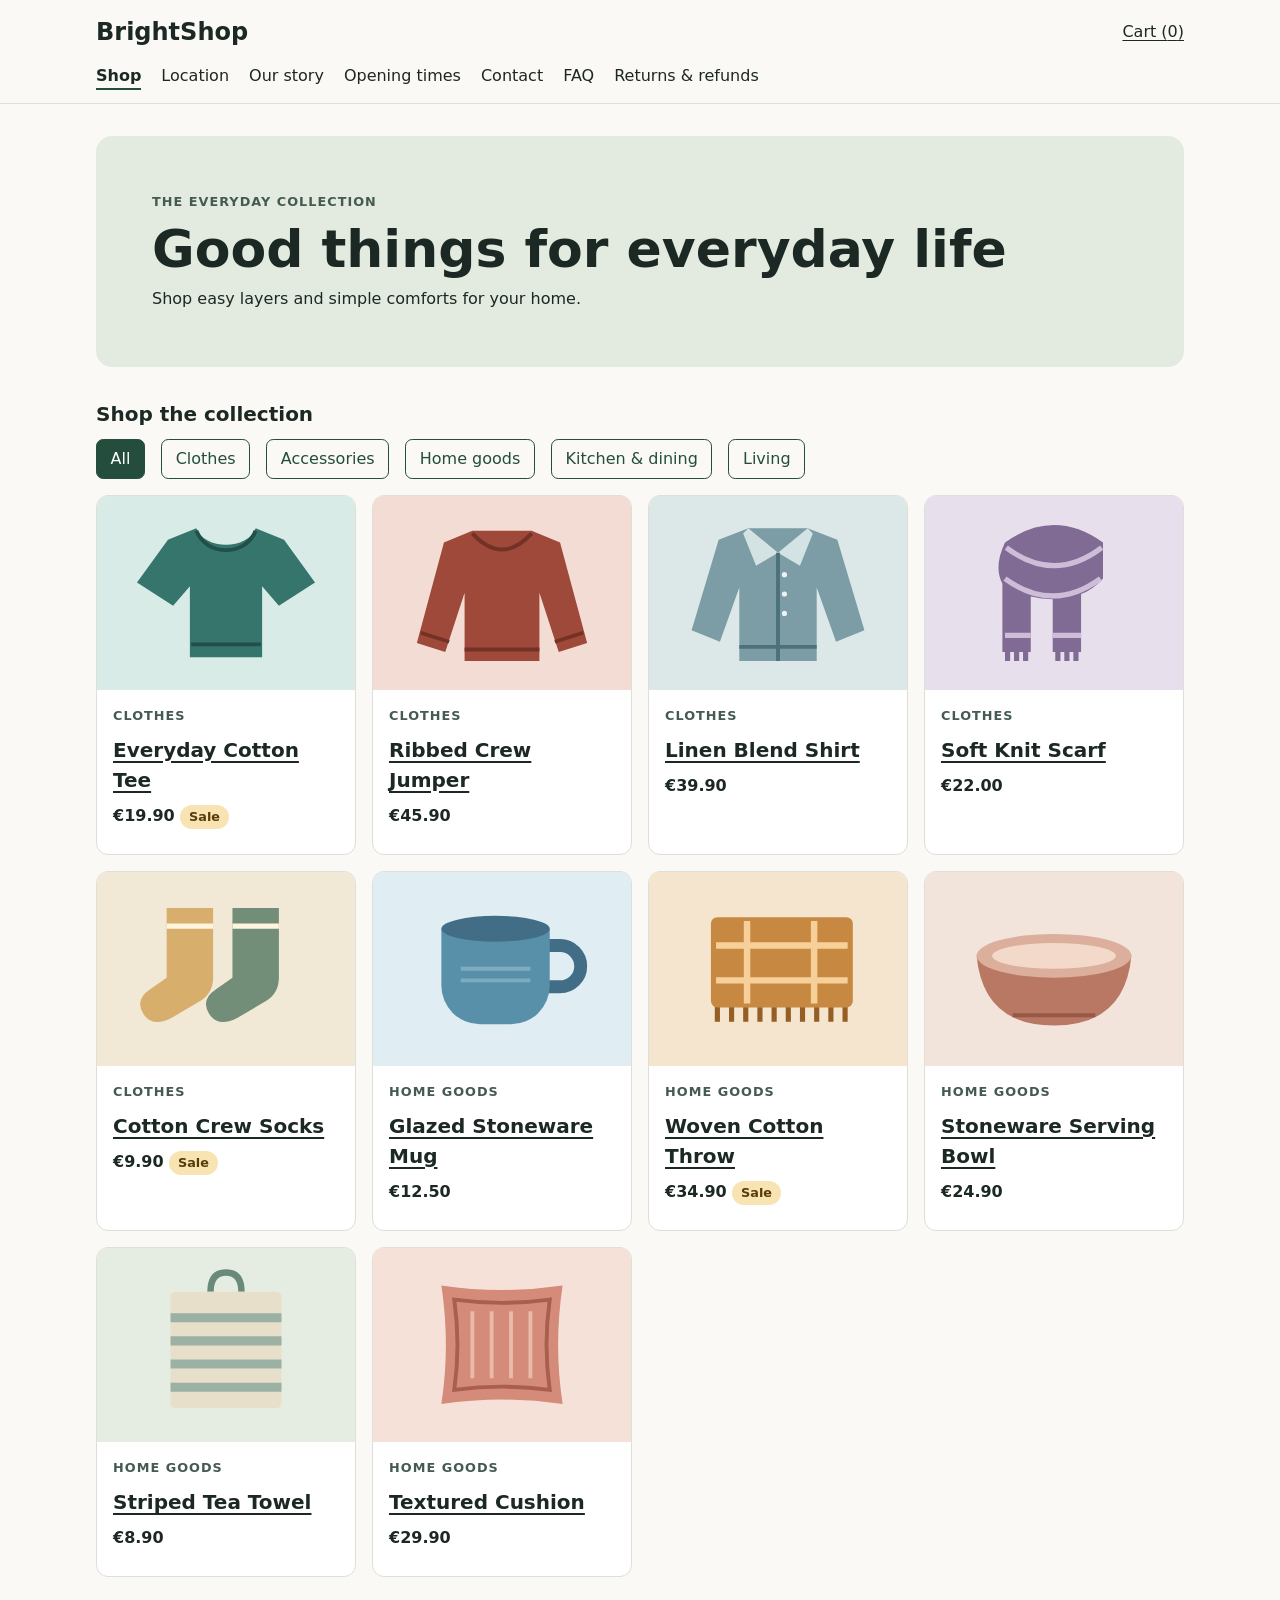
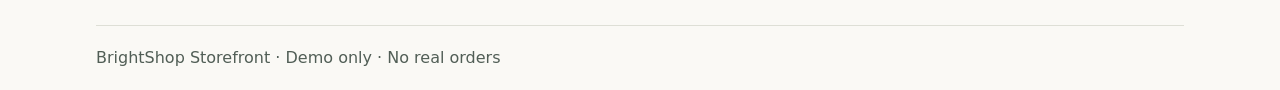
<file: src/main/resources/static/index.html>
<!doctype html>
<html lang="en">
<head>
    <meta charset="utf-8">
    <meta name="viewport" content="width=device-width, initial-scale=1">
    <title>BrightShop Storefront</title>
    <link rel="stylesheet" href="store.css">
    <script src="store.js" defer></script>
</head>
<body>
    <svg xmlns="http://www.w3.org/2000/svg" aria-hidden="true" hidden>
        <symbol id="tee" viewBox="0 0 200 150">
            <path fill="#36756c" d="M77 25 55 34 31 67l28 18 13-15v55h56V70l13 15 28-18-24-33-22-9c-6 17-40 17-46 0Z"/>
            <path fill="none" stroke="#214f49" stroke-width="3" d="M77 27c8 20 38 20 46 0M73 115h54"/>
        </symbol>
        <symbol id="sweater" viewBox="0 0 200 150">
            <path fill="#9e4939" d="M77 27 55 36 34 114l22 7 15-46v53h58V75l15 46 22-7-21-78-22-9Z"/>
            <path fill="none" stroke="#743226" stroke-width="3" d="M77 29q23 25 46 0M71 119h58M37 106l22 7m82 0 22-7"/>
        </symbol>
        <symbol id="shirt" viewBox="0 0 200 150">
            <path fill="#7c9da6" d="M77 25 54 34 33 104l22 9 15-42v57h60V71l15 42 22-9-21-70-23-9Z"/>
            <path fill="#d3e2e2" d="m77 25 23 19-17 10-10-25m50-4-23 19 17 10 10-25"/>
            <path fill="none" stroke="#4d717a" stroke-width="3" d="M100 44v84M70 117h60"/>
            <circle cx="105" cy="61" r="2" fill="#edf3f2"/>
            <circle cx="105" cy="76" r="2" fill="#edf3f2"/>
            <circle cx="105" cy="91" r="2" fill="#edf3f2"/>
        </symbol>
        <symbol id="scarf" viewBox="0 0 200 150">
            <path fill="#806b95" d="M62 36q38-27 76 0v28q-8 9-17 12v45H99V80q-9 0-17-2v43H60V68q-7-13 2-32Z"/>
            <path fill="none" stroke="#cdbdd8" stroke-width="4" d="M63 40q37 28 74 0M62 64q37 27 74 0M62 108h20m17 0h22"/>
            <path stroke="#806b95" stroke-width="4" d="M64 120v8m7-8v8m7-8v8m25-8v8m7-8v8m7-8v8"/>
        </symbol>
        <symbol id="socks" viewBox="0 0 200 150">
            <path fill="#d8ae6d" d="M54 28h36v54q0 12-10 18l-22 13q-15 8-22-3-7-11 5-19l13-9Z"/>
            <path fill="#728e79" d="M105 28h36v54q0 12-10 18l-22 13q-15 8-22-3-7-11 5-19l13-9Z"/>
            <path fill="none" stroke="#fff4dd" stroke-width="4" d="M54 42h36m15 0h36"/>
        </symbol>
        <symbol id="mug" viewBox="0 0 200 150">
            <path fill="none" stroke="#416e86" stroke-width="10" d="M129 57h16a16 16 0 1 1 0 32h-16"/>
            <path fill="#5990a9" d="M53 44h84v44a30 30 0 0 1-30 30H83a30 30 0 0 1-30-30Z"/>
            <ellipse cx="95" cy="44" rx="42" ry="10" fill="#416e86"/>
            <path stroke="#7eabc0" stroke-width="3" d="M68 75h54m-54 9h54"/>
        </symbol>
        <symbol id="throw" viewBox="0 0 200 150">
            <path fill="none" stroke="#955e24" stroke-width="4" d="M53 101v15m11-15v15m11-15v15m11-15v15m11-15v15m11-15v15m11-15v15m11-15v15m11-15v15m11-15v15"/>
            <rect x="48" y="35" width="110" height="70" rx="5" fill="#c78942"/>
            <path fill="none" stroke="#f7cf99" stroke-width="5" d="M52 57h102M52 84h102M76 38v64m52-64v64"/>
        </symbol>
        <symbol id="bowl" viewBox="0 0 200 150">
            <path fill="#b87863" d="M40 65q5 54 60 54t60-54Z"/>
            <ellipse cx="100" cy="65" rx="60" ry="17" fill="#dcae9c"/>
            <ellipse cx="100" cy="65" rx="48" ry="10" fill="#f3d9ca"/>
            <path fill="none" stroke="#965945" stroke-width="3" d="M68 111h64"/>
        </symbol>
        <symbol id="towel" viewBox="0 0 200 150">
            <path fill="none" stroke="#698a7a" stroke-width="5" d="M88 34q0-15 12-15t12 15"/>
            <rect x="57" y="34" width="86" height="90" rx="4" fill="#e7dfc9"/>
            <path fill="none" stroke="#9bb1a3" stroke-width="7" d="M57 54h86M57 72h86M57 90h86M57 108h86"/>
        </symbol>
        <symbol id="cushion" viewBox="0 0 200 150">
            <path fill="#d48b79" d="M53 29q47 7 94 0-7 46 0 92-47-7-94 0 7-46 0-92Z"/>
            <path fill="none" stroke="#a95e4e" stroke-width="3" d="M63 40q37 5 74 0-5 35 0 70-37-5-74 0 5-35 0-70Z"/>
            <path fill="none" stroke="#e9b9aa" stroke-width="3" d="M77 49v52m15-52v52m15-52v52m15-52v52"/>
        </symbol>
    </svg>
    <header class="site-header">
        <div class="wrap header-row">
            <a class="brand" href="#shop">BrightShop</a>
            <a href="#cart" id="cart-link" data-nav>Cart (<span id="cart-count">0</span>)</a>
        </div>
        <nav class="wrap site-nav" aria-label="Main navigation">
            <a href="#shop" data-nav>Shop</a>
            <a href="#location" data-nav>Location</a>
            <a href="#history" data-nav>Our story</a>
            <a href="#opening-times" data-nav>Opening times</a>
            <a href="#contact" data-nav>Contact</a>
            <a href="#faq" data-nav>FAQ</a>
            <a href="#refunds" data-nav>Returns &amp; refunds</a>
        </nav>
    </header>
    <main class="wrap" id="store" tabindex="-1">
        <noscript>Turn on JavaScript to browse the demo store.</noscript>
    </main>
    <p id="feedback" class="sr-only" role="status"></p>
    <footer class="wrap">BrightShop Storefront &middot; Demo only &middot; No real orders</footer>
</body>
</html>
</file>
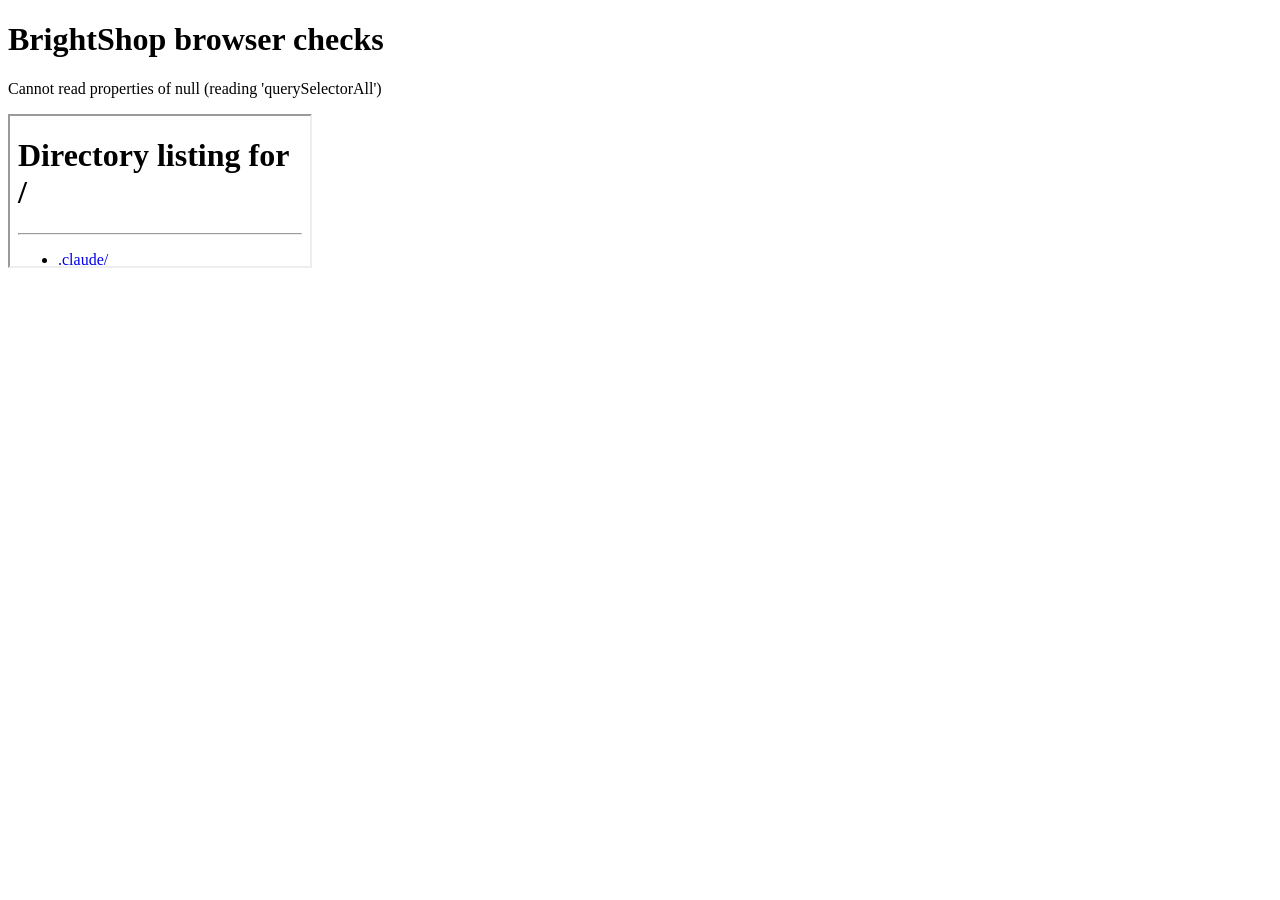
<file: src/test/resources/storefront-test.html>
<!doctype html>
<html lang="en">
<head>
    <meta charset="utf-8">
    <title>BrightShop browser checks</title>
</head>
<body data-status="running">
    <h1>BrightShop browser checks</h1>
    <p id="result">Running</p>
    <script>
        async function runChecks() {
            localStorage.removeItem('brightshop-cart');
            const frame = document.createElement('iframe');
            frame.title = 'Storefront under test';
            const loaded = new Promise(resolve => frame.addEventListener('load', resolve, { once: true }));
            frame.src = '/';
            document.body.append(frame);
            await loaded;

            let doc = frame.contentDocument;
            const win = frame.contentWindow;
            const main = () => doc.querySelector('#store');
            const check = (condition, message) => {
                if (!condition) throw new Error(message);
            };
            const checkCartPrice = (id, unitPrice, itemTotal) => {
                const row = main().querySelector(`a[href="#product/${id}"]`).closest('.cart-row');
                check(row.querySelector('h2 + p').firstChild.textContent.trim() === `${unitPrice} each`,
                    `Cart unit price is incorrect: ${id}`);
                check(row.querySelector('.price').textContent === `Item total: ${itemTotal}`,
                    `Cart item total is incorrect: ${id}`);
            };
            const checkSubtotal = expected => {
                check(main().querySelector('.summary .total strong:last-child').textContent === expected,
                    'Cart subtotal is incorrect');
                check(!main().textContent.includes(' EUR'), 'The cart still uses the amount-first currency format');
            };
            const checkLayout = () => check(doc.documentElement.scrollWidth <= doc.documentElement.clientWidth,
                'The page overflows the browser width');
            const selectCategory = name => {
                const button = [...main().querySelectorAll('button')].find(item => item.textContent.trim() === name);
                check(button, `Missing category: ${name}`);
                button.click();
                check(main().querySelector('[aria-pressed="true"]').textContent.trim() === name,
                    `Category not selected: ${name}`);
            };
            const visit = async hash => {
                const link = doc.querySelector(`a[href="${hash}"]`);
                check(link, `Missing link: ${hash}`);
                if (win.location.hash === hash) return;
                const changed = new Promise(resolve => win.addEventListener('hashchange', resolve, { once: true }));
                link.click();
                await changed;
            };

            check(main().querySelectorAll('.card').length >= 8, 'The expanded catalog is not displayed');
            checkLayout();
            check(main().textContent.includes('Everyday Cotton Tee') && main().textContent.includes('€19.90'),
                'The original product or grid price is missing');
            const teeGridPrice = main().querySelector('a[href="#product/tee"]').closest('.card')
                .querySelector('.price').firstChild.textContent.trim();
            check(teeGridPrice === '€19.90', 'The tee grid price format is incorrect');
            selectCategory('Accessories');
            check(main().textContent.includes('Soft Knit Scarf') && main().textContent.includes('Cotton Crew Socks')
                && !main().textContent.includes('Glazed Stoneware Mug'), 'Accessories filter is incorrect');
            await visit('#product/scarf');
            check(main().querySelector('h1').textContent === 'Soft Knit Scarf', 'New product detail is missing');
            main().querySelector('[data-add="scarf"]').click();
            await visit('#cart');
            checkCartPrice('scarf', '€22.00', '€22.00');
            checkSubtotal('€22.00');
            main().querySelector('[data-add="scarf"]').click();
            checkCartPrice('scarf', '€22.00', '€44.00');
            checkSubtotal('€44.00');

            await visit('#shop');
            selectCategory('Kitchen & dining');
            check(main().textContent.includes('Stoneware Serving Bowl')
                && main().textContent.includes('Glazed Stoneware Mug')
                && !main().textContent.includes('Soft Knit Scarf'), 'Kitchen filter is incorrect');
            selectCategory('Living');
            check(main().textContent.includes('Textured Cushion') && main().textContent.includes('Woven Cotton Throw'),
                'Living filter is incorrect');
            selectCategory('Home goods');
            check(main().textContent.includes('Stoneware Serving Bowl') && main().textContent.includes('Woven Cotton Throw')
                && !main().textContent.includes('Soft Knit Scarf'), 'Home goods filter is incorrect');
            selectCategory('Clothes');
            check(main().textContent.includes('Soft Knit Scarf') && main().textContent.includes('Linen Blend Shirt'),
                'Clothes filter is incorrect');
            await visit('#product/tee');
            check(main().querySelector('.price').firstChild.textContent.trim() === teeGridPrice,
                'The tee detail price does not match the grid');
            main().querySelector('[data-add="tee"]').click();
            await visit('#cart');
            checkCartPrice('tee', teeGridPrice, '€19.90');
            checkCartPrice('scarf', '€22.00', '€44.00');
            checkSubtotal('€63.90');
            main().querySelector('[data-add="tee"]').click();
            checkCartPrice('tee', teeGridPrice, '€39.80');
            checkSubtotal('€83.80');
            main().querySelector('[data-less="tee"]').click();
            checkCartPrice('tee', teeGridPrice, '€19.90');
            checkSubtotal('€63.90');

            const reloaded = new Promise(resolve => frame.addEventListener('load', resolve, { once: true }));
            win.location.reload();
            await reloaded;
            doc = frame.contentDocument;
            check(main().textContent.includes('Soft Knit Scarf') && main().textContent.includes('Everyday Cotton Tee'),
                'Cart did not survive a reload');
            checkCartPrice('tee', teeGridPrice, '€19.90');
            checkCartPrice('scarf', '€22.00', '€44.00');
            checkSubtotal('€63.90');
            main().querySelector('[data-less="tee"]').click();
            check(!main().textContent.includes('Everyday Cotton Tee'), 'Removing a cart item did not remove the tee');
            checkCartPrice('scarf', '€22.00', '€44.00');
            checkSubtotal('€44.00');

            const pages = [
                ['#location', 'Location', 'Amsterdam'],
                ['#history', 'Our story', '2014'],
                ['#opening-times', 'Opening times', '09:00'],
                ['#contact', 'Contact', 'hello@brightshop.example'],
                ['#faq', 'Frequently asked questions', 'Can I place an order?'],
                ['#refunds', 'Returns and refunds', '30 days']
            ];
            for (const [hash, heading, content] of pages) {
                await visit(hash);
                check(main().querySelector('h1').textContent === heading && main().textContent.includes(content),
                    `Information page is incorrect: ${heading}`);
                check(main().textContent.includes('fictional') &&
                    doc.querySelector('[data-nav][aria-current="page"]').getAttribute('href') === hash,
                    `Demo notice or active navigation is missing: ${heading}`);
                checkLayout();
                if (hash === '#faq') {
                    main().querySelector('summary').click();
                    check(main().querySelector('details').open, 'FAQ answer did not open');
                }
            }
        }

        runChecks().then(() => {
            document.body.dataset.status = 'passed';
            document.querySelector('#result').textContent = 'All browser checks passed.';
        }).catch(error => {
            document.body.dataset.status = 'failed';
            document.querySelector('#result').textContent = error.message;
            console.error(error);
        });
    </script>
</body>
</html>
</file>
<file: src/main/resources/static/store.css>
:root {
    color-scheme: light;
    font-family: system-ui, sans-serif;
    color: #1c2824;
    background: #faf9f5;
    line-height: 1.5;
}

* { box-sizing: border-box; }
body { margin: 0; }
svg[hidden] { display: none; }
a { color: inherit; text-underline-offset: .2em; }
a:hover { text-decoration-thickness: 2px; }
:focus-visible { outline: 3px solid #22737c; outline-offset: 4px; }
h1, h2, p { margin: 0 0 .6rem; }
h1 { font-size: clamp(2rem, 5vw, 3.25rem); line-height: 1.1; }
h2 { font-size: 1.25rem; }
button { font: inherit; cursor: pointer; }

.wrap { width: min(68rem, calc(100% - 2rem)); margin-inline: auto; }
.site-header { border-block-end: 1px solid #dedfd6; }
.header-row, .site-nav, .filters { display: flex; align-items: center; gap: 1rem; }
.header-row { justify-content: space-between; min-height: 4rem; }
.brand { font-size: 1.5rem; font-weight: 800; text-decoration: none; }
.site-nav { flex-wrap: wrap; gap: .5rem 1.25rem; padding-bottom: .8rem; }
.site-nav a { border-bottom: 2px solid transparent; text-decoration: none; }
.site-nav a:hover, .site-nav a[aria-current] { border-color: #244d3d; }
[aria-current] { font-weight: 750; }
main { padding-block: 2rem 3rem; min-height: 65vh; }
footer { border-block-start: 1px solid #dedfd6; padding-block: 1.25rem; color: #515e56; }

.hero { padding: clamp(1.5rem, 5vw, 3.5rem); background: #e3ebe0; border-radius: 1rem; margin-bottom: 2rem; }
.hero p:last-child { margin-bottom: 0; }
.eyebrow, .category { color: #455a50; font-size: .8rem; font-weight: 700; letter-spacing: .08em; text-transform: uppercase; }
.filters { flex-wrap: wrap; margin-bottom: 1rem; }
.filter, .action { border: 1px solid #244d3d; padding: .45rem .85rem; border-radius: .45rem; }
.filter { background: transparent; color: #244d3d; }
.filter[aria-pressed="true"], .action { background: #244d3d; color: white; }
.action { display: inline-block; text-decoration: none; font-weight: 650; }
.action:hover, .filter[aria-pressed="true"]:hover { background: #18382c; }

.grid { display: grid; grid-template-columns: repeat(auto-fit, minmax(min(100%, 13rem), 1fr)); gap: 1rem; }
.card, .summary, .cart-row { background: white; border: 1px solid #dedfd6; border-radius: .75rem; }
.card { overflow: hidden; }
.card-body, .summary, .cart-row { padding: 1rem; }
.art { width: 100%; display: block; }
.tee { background: #d8ebe6; }
.sweater { background: #f2dcd4; }
.shirt { background: #dce8e7; }
.scarf { background: #e8dfec; }
.socks { background: #f1e8d6; }
.mug { background: #e0edf2; }
.throw { background: #f5e5cf; }
.bowl { background: #f2e3db; }
.towel { background: #e5ece2; }
.cushion { background: #f6e1d9; }
.price { font-weight: 750; }
.sale-tag, .cart-sale { display: inline-block; padding: .15rem .55rem; font-size: .8rem; font-weight: 750; }
.sale-tag { border-radius: 1rem; background: #f8e4b2; color: #593b09; }
.cart-sale { border: 1px solid #a32749; color: #a32749; text-transform: uppercase; }

.detail, .checkout { display: grid; grid-template-columns: 1fr 1fr; gap: 1.5rem; align-items: start; margin-top: 1rem; }
.detail .art { border-radius: .75rem; }
.detail .price { font-size: 1.35rem; }
.checkout { grid-template-columns: 2fr 1fr; }
.cart-items { display: grid; gap: .75rem; list-style: none; margin: 0; padding: 0; }
.cart-row { display: grid; grid-template-columns: 5rem minmax(0, 1fr); align-items: center; gap: 1rem; }
.cart-row .art { border-radius: .4rem; }
.quantity { display: flex; flex-wrap: wrap; align-items: center; gap: .5rem; }
.quantity button { background: #faf9f5; border: 1px solid #8f9b92; border-radius: .3rem; min-width: 2rem; }
.total { display: flex; justify-content: space-between; gap: .5rem; border-top: 1px solid #dedfd6; padding-top: .75rem; }
.info-page { max-width: 46rem; }
.info-page h2 { margin-top: 1.5rem; }
.demo-note { margin: 1rem 0 1.5rem; padding: .8rem 1rem; border-left: 4px solid #749581; background: #e3ebe0; }
.info-page address { font-style: normal; margin-bottom: 1rem; }
.hours { width: 100%; max-width: 27rem; border-collapse: collapse; margin: 1rem 0; text-align: left; }
.hours th, .hours td { border-bottom: 1px solid #dedfd6; padding: .6rem .5rem; }
.faq-item { border-bottom: 1px solid #dedfd6; padding: .75rem 0; }
.faq-item summary { cursor: pointer; font-weight: 700; }
.faq-item p { margin: .75rem 0 0; }
.sr-only { position: absolute; width: 1px; height: 1px; padding: 0; overflow: hidden; clip-path: inset(50%); white-space: nowrap; }

@media (max-width: 40rem) {
    .detail, .checkout { grid-template-columns: 1fr; }
}
</file>
